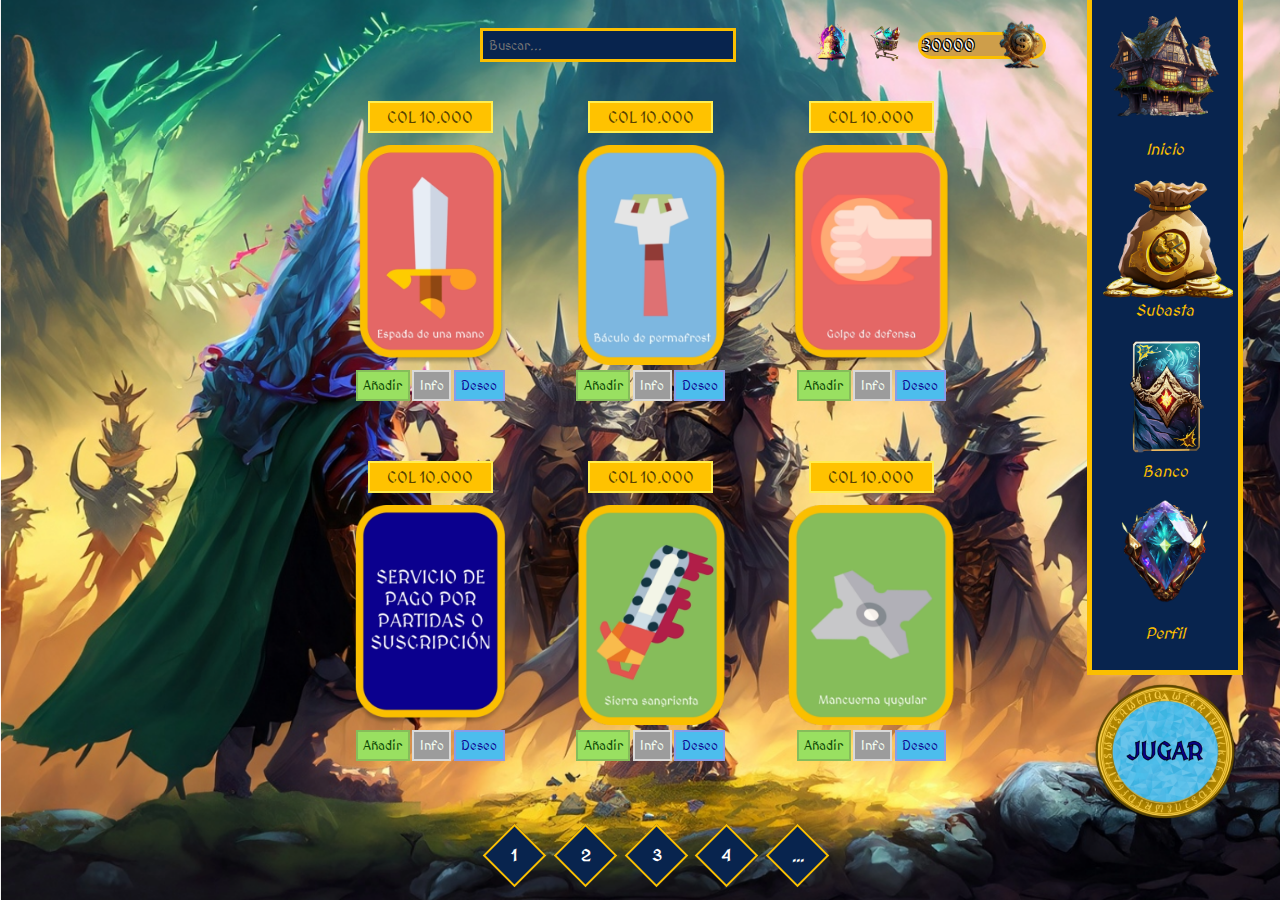
<file: lobbyJuego3/index.html>
<!DOCTYPE html>
<html lang="en">

<head>
    <meta charset="UTF-8">
    <meta name="viewport" content="width=device-width, initial-scale=1.0">
    <title>The Nexus Battle 2 - Vitrina</title>
    <link rel="stylesheet" href="./css/vitrina.CSS">
    <link rel="preconnect" href="https://fonts.googleapis.com">
    <link rel="preconnect" href="https://fonts.gstatic.com" crossorigin>
    <link href="https://fonts.googleapis.com/css2?family=MedievalSharp&display=swap" rel="stylesheet">
</head>

<body>
    <div class="body-wallpaper">
        <div class="container">
            <div class="barrabusqueda">
                <input type="text" placeholder="Buscar...">
            </div>
            <div class="e-commerce">
                <div class="notification icon"><img src="./img/campana_notification.png" alt="campana"></div>
                <div class="cart icon"><img src="./img/carrito_compras.png" alt="carritoCompras"></div>
                <div class="monedas">
                    <p>30000</p> <img src="./img/money.png" alt="money">
                </div>
            </div>
            <div class="cartas">
                <div class="carta">
                    <div class="precio">COL 10.000</div>
                    <div class="imagen"><img src="./img/CartaJuego.png" alt=""></div>
                    <div class="opciones">
                        <button class="añadir">Añadir</button>
                        <button class="informacion">Info</button>
                        <button class="deseo">Deseo</button>
                    </div>
                </div>
                <div class="carta">
                    <div class="precio">COL 10.000</div>
                    <div class="imagen"><img src="./img/CartaBaculo.png" alt=""></div>
                    <div class="opciones">
                        <button class="añadir">Añadir</button>
                        <button class="informacion">Info</button>
                        <button class="deseo">Deseo</button>
                    </div>
                </div>
                <div class="carta">
                    <div class="precio">COL 10.000</div>
                    <div class="imagen"><img src="./img/CartaGolpe.png" alt=""></div>
                    <div class="opciones">
                        <button class="añadir">Añadir</button>
                        <button class="informacion">Info</button>
                        <button class="deseo">Deseo</button>
                    </div>
                </div>
                <div class="carta">
                    <div class="precio">COL 10.000</div>
                    <div class="imagen"><img src="./img/CartaPagarJugar.png" alt=""></div>
                    <div class="opciones">
                        <button class="añadir">Añadir</button>
                        <button class="informacion">Info</button>
                        <button class="deseo">Deseo</button>
                    </div>
                </div>
                <div class="carta">
                    <div class="precio">COL 10.000</div>
                    <div class="imagen"><img src="./img/CartaSierra.png" alt=""></div>
                    <div class="opciones">
                        <button class="añadir">Añadir</button>
                        <button class="informacion">Info</button>
                        <button class="deseo">Deseo</button>
                    </div>
                </div>
                <div class="carta">
                    <div class="precio">COL 10.000</div>
                    <div class="imagen"><img src="./img/CartaMancuerna.png" alt=""></div>
                    <div class="opciones">
                        <button class="añadir">Añadir</button>
                        <button class="informacion">Info</button>
                        <button class="deseo">Deseo</button>
                    </div>
                </div>
                    
            </div>   
            <div class="paginador">
                <button class="pagina"><h3>1</h3></button>
                <button class="pagina"><h3>2</h3></button>
                <button class="pagina"><h3>3</h3></button>
                <button class="pagina"><h3>4</h3></button>
                <button class="pagina"><h3>...</h3></button>
            </div>
   
            <div class="navbar">
                <div class="bandera">
                    <a href="./otro.html"><img src="./img/navbar_inicio.png" alt="subasta">Inicio</a>
                    <a href="./otro.html"><img src="./img/navbar_subasta.png" alt="subasta">Subasta</a>
                    <a href="./otro.html"><img src="./img/navbar_banco.png" alt="banco">Banco</a>
                    <a href="./otro.html"><img src="./img/navbar_perfil.png" alt="perfil">Perfil</a>
                </div>
                <div class="jugar">
                    <a href="/lobbyJuegos.html"><img src="./img/runajugar.png" alt="subasta"></a>
                </div>
            </div>
        </div>
    </div>
</body>

</html>
</file>
<file: lobbyJuego3/css/vitrina.CSS>
* {
    box-sizing: border-box;
    font-family: "MedievalSharp", cursive, Arial, sans-serif;
    margin: 0;
    padding: 0;
    max-height: 100vh;
    max-width: 100vw;
}

html{
    height: 100vh;
}

::-webkit-scrollbar {
    width: 0px;
    background: transparent;
}


a:link, a:visited {
    text-decoration: none;
  }

.navbar a{
    font-style: italic;
    text-decoration: none;
    color: #FBBF00;
    font-style: oblique;
    text-decoration-color: transparent;
}


.container {
    height: 100vh;
    width: 100vw;
    max-height: 100vh;
    max-width: 100vw;
    background-image: url("../img/vitrinaWallpaper.png");
    
    background-size: cover;
    background-repeat: no-repeat;
    display: grid;
    grid-template-rows: 10vh 80vh 10vh;
    grid-template-columns: 1fr 5fr 2.5fr 1.2fr 0.3fr;
    grid-template-areas:
        ". barraBusqueda e-commerce navbar ."
        ". cartas cartas navbar ."
        ". paginador paginador navbar .";
}

.barrabusqueda{
    grid-area:barraBusqueda ;
    display: flex;
    justify-content: center;
    align-items: center;
    padding-left: 50%;
}

.barrabusqueda input{
    background-color: #08244E;
    padding: 2%;
    border: 3px solid #FBBF00;
    color: #FBBF00;
    width: 80%;
}

.paginador {
    grid-area: paginador;
    display: flex;
    justify-content: center;
    align-items: center;
    gap:5%;
    gap:3%;
    padding-left: 10%;
}

.pagina{
    background-color: #08244E;
    border: 2px solid #FBBF00 ;
    width: 5vh;
    height:5vh;
    transform: rotate(45deg);
    flex-shrink: 0;
    cursor: pointer;
}

.pagina h3{
    transform: rotate(-45deg);
    color: white;
}

.pagina:hover{
    background-color: #FBBF00;
    border: 2px solid #08244E ;
    width: 5vh;
    height:5vh;
    transform: rotate(45deg);
    flex-shrink: 0;
}



.cartas {
    grid-area: cartas;
    display: grid;
    grid-template-columns: 1fr 1fr 1fr;
    grid-template-rows: 1fr 1fr;
    padding-inline: 20%;
    
}

.carta{
    display: flex;
    flex-direction: column;
    justify-content: center;
    align-items: center;
    height: 35vh;
}

.carta .precio{
    padding: 2%;
    padding-inline: 8%;
    color: #584300;
    background-color: #FFC200;
    border:2px solid #FFEE51;
    margin:auto;
}

.carta .imagen{
    height: 70%;
}

.cartas .carta .imagen img{
    height: 100%;
    width: auto;
}

.carta .opciones{
    padding: 2%;
    display: flex;
    justify-content: center;
    gap:2%;
}

.carta .opciones .informacion{
    border: solid 2px #D9D9D9;
    padding: 5%;
    color: #F4FFF2;
    background-color: #9C9C9C;
}

.carta .opciones .añadir{
    border: solid 2px #86BD5B ;
    padding: 5%;
    color: #0D4704;
    background-color: #99E061;
}

.carta .opciones .deseo{
    border: solid 2px #879CE8;
    padding: 5%;
    background-color: #4CBDED;
    color: #0B008E;
}


.carta .opciones .informacion:hover{
    background-color: #9C9C9C;
}

.carta .opciones .añadir:hover{

    background-color: #99E061;
}

.carta .opciones .deseon:hover{
    background-color: #28627b;
}



.e-commerce {
    grid-area: e-commerce;
    display: flex;
    flex-direction: row;
    align-items: center;
    justify-content: center;
    gap:3%;
}

.e-commerce img{
height: 5vh;
width: auto;
}


.monedas {
    background-color: #ce9e4a;
    border: #FBBF00 solid 0.2rem;
    color: white;
    height: 3vh;
    width: 10vw;
    text-align: center;
    color: white;
    text-shadow: -1px -1px 0 black, 1px -1px 0 black, -1px 1px 0 black, 1px 1px 0 black;
    border-radius: 25px;
    display: flex;
    flex-direction: row;
    align-items: center;
    justify-content: flex-end;
}

.monedas img {
    height: 5.5vh;
    width: auto;
    margin-left: 20%;
}

.navbar {
    grid-area: navbar;
    border-top: none;
    display: flex;
    flex-direction: column;
    align-items: center;
    height: 100vh;
}

.bandera{
    padding: 3%;
    background-color: #08244E;
    border: 5px solid #FBBF00;
    border-top: none;
    display: flex;
    flex-direction: column;
    align-items: center;
    justify-content: flex-start;
    height: 75vh;
    gap: 4%;
    text-align: center;
}

.navbar img {
    cursor: pointer;
    width: auto;
    height: 100%;
    object-fit: cover;
}

.navbar a {
    font-style: italic;
    text-decoration: none;
    text-decoration-color: transparent;
    height: 15vh;
    display: flex;
    flex-direction: column;
    align-items: center;
    justify-content: flex-start;
}

.jugar{
    height: 25vh;
}


.jugar img{
    width: 100%;
    height: auto;
}

.btn {
    background-color: #D4D4D4;
    color: black;
    border: 0.1rem solid black;
    padding: 1% 8%;
    border-radius: 25px;
    height: auto;
    cursor: pointer;
    font-size: 1.2rem;
}

.btn:hover {
    background-color: #FBBF00;
    color: #08244E;
    border: 1px solid #D4D4D4;
}
</file>
